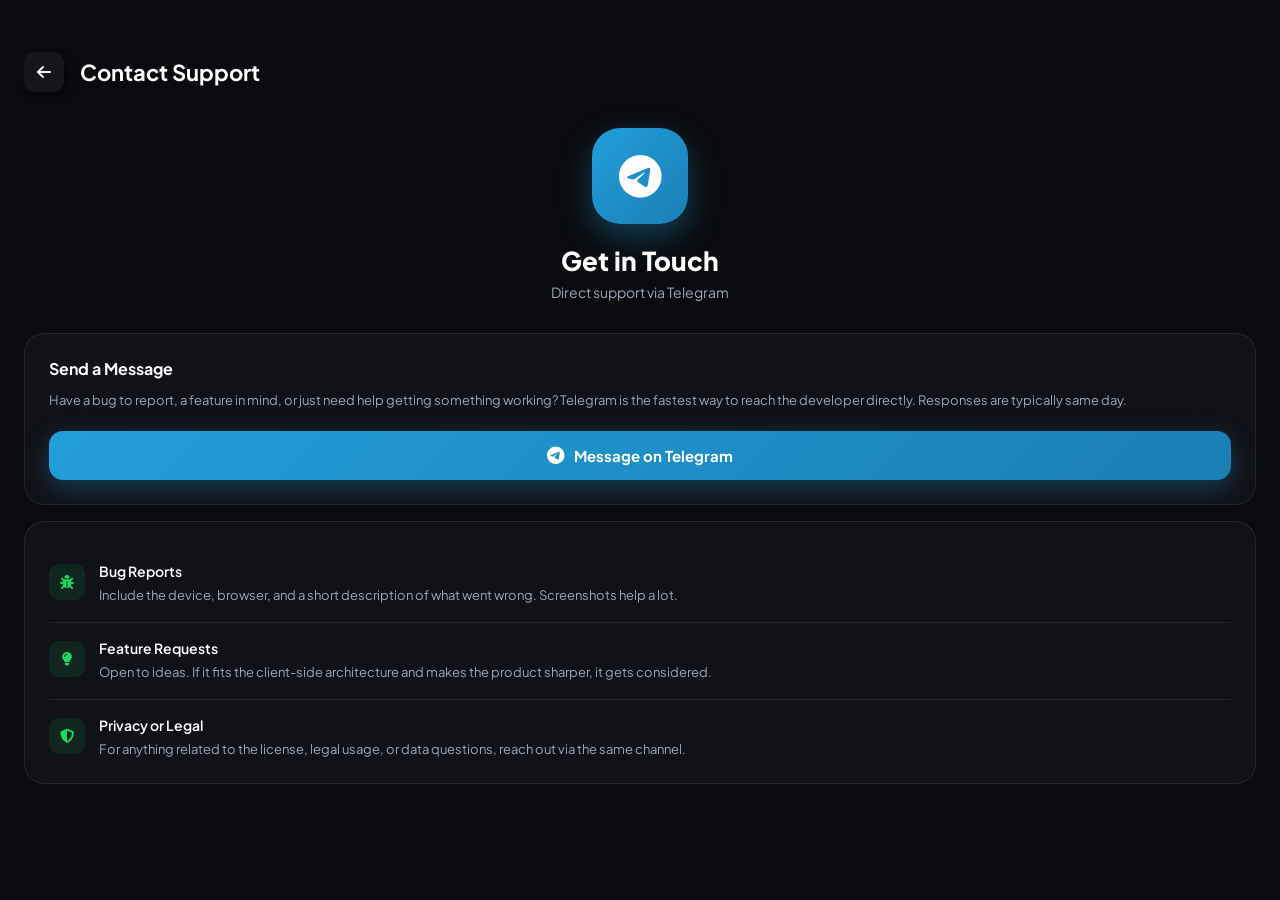
<file: contact (1).html>
<!DOCTYPE html>
<html lang="en">
<head>
    <meta charset="UTF-8">
    <meta name="viewport" content="width=device-width, initial-scale=1.0, maximum-scale=1.0, user-scalable=no">
    <title>Contact | Octave</title>
    <link rel="stylesheet" href="css/style.css">
    <link rel="stylesheet" href="https://cdnjs.cloudflare.com/ajax/libs/font-awesome/6.5.0/css/all.min.css">
    <link rel="preconnect" href="https://fonts.googleapis.com">
    <link rel="preconnect" href="https://fonts.gstatic.com" crossorigin>
    <link href="https://fonts.googleapis.com/css2?family=Plus+Jakarta+Sans:wght@400;500;600;700;800&display=swap" rel="stylesheet">
    <style>
        .contact-page-wrap {
            min-height: 100dvh;
            background: var(--bg-deep);
            overflow-y: auto;
            -webkit-overflow-scrolling: touch;
        }
        .contact-inner {
            padding: 0 24px calc(env(safe-area-inset-bottom, 0px) + 60px) 24px;
        }
        .contact-header {
            display: flex;
            align-items: center;
            gap: 16px;
            padding-top: 52px;
            padding-bottom: 36px;
        }
        .contact-header .icon-btn {
            width: 40px;
            height: 40px;
            background: var(--bg-surface);
            border-radius: 10px;
            display: flex;
            align-items: center;
            justify-content: center;
            font-size: 16px;
            flex-shrink: 0;
            box-shadow: var(--shadow-soft);
        }
        .contact-header h1 {
            font-size: 22px;
            font-weight: 700;
        }
        .contact-hero {
            text-align: center;
            margin-bottom: 32px;
        }
        .contact-avatar {
            width: 96px;
            height: 96px;
            background: linear-gradient(135deg, #229ED9 0%, #1A7FB5 100%);
            border-radius: 28px;
            display: flex;
            align-items: center;
            justify-content: center;
            font-size: 44px;
            color: #fff;
            margin: 0 auto 20px;
            box-shadow: 0 12px 32px rgba(34, 158, 217, 0.35);
        }
        .contact-hero h2 {
            font-size: 26px;
            font-weight: 800;
            margin-bottom: 6px;
        }
        .contact-hero p {
            color: var(--text-secondary);
            font-size: 14px;
        }
        .contact-card {
            background: var(--glass-bg);
            backdrop-filter: blur(16px);
            -webkit-backdrop-filter: blur(16px);
            border: 1px solid var(--glass-border);
            border-radius: 20px;
            padding: 24px;
            margin-bottom: 16px;
        }
        .contact-card h3 {
            font-size: 16px;
            font-weight: 700;
            margin-bottom: 10px;
            color: var(--text-primary);
        }
        .contact-card p {
            color: var(--text-secondary);
            font-size: 13px;
            line-height: 1.7;
            margin-bottom: 20px;
        }
        .telegram-btn {
            display: flex;
            align-items: center;
            justify-content: center;
            gap: 10px;
            width: 100%;
            padding: 15px;
            background: linear-gradient(135deg, #229ED9 0%, #1A7FB5 100%);
            color: #fff;
            text-decoration: none;
            border-radius: 14px;
            font-size: 15px;
            font-weight: 700;
            font-family: 'Plus Jakarta Sans', sans-serif;
            box-shadow: 0 8px 24px rgba(34, 158, 217, 0.3);
            transition: opacity 0.2s;
        }
        .telegram-btn:active {
            opacity: 0.85;
        }
        .info-row {
            display: flex;
            align-items: flex-start;
            gap: 14px;
            padding: 16px 0;
            border-bottom: 1px solid var(--glass-border);
        }
        .info-row:last-child {
            border-bottom: none;
            padding-bottom: 0;
        }
        .info-icon {
            width: 36px;
            height: 36px;
            background: rgba(30, 215, 96, 0.1);
            border-radius: 10px;
            display: flex;
            align-items: center;
            justify-content: center;
            font-size: 14px;
            color: var(--accent);
            flex-shrink: 0;
            margin-top: 2px;
        }
        .info-text strong {
            display: block;
            font-size: 14px;
            font-weight: 600;
            color: var(--text-primary);
            margin-bottom: 3px;
        }
        .info-text span {
            font-size: 13px;
            color: var(--text-secondary);
            line-height: 1.6;
        }
    </style>
</head>
<body style="margin: 0; overflow: hidden;">
    <div class="contact-page-wrap">
        <div class="contact-inner">

            <div class="contact-header">
                <a href="index.html" class="icon-btn" style="text-decoration: none; color: var(--text-primary);">
                    <i class="fa-solid fa-arrow-left"></i>
                </a>
                <h1>Contact Support</h1>
            </div>

            <div class="contact-hero">
                <div class="contact-avatar">
                    <i class="fa-brands fa-telegram"></i>
                </div>
                <h2>Get in Touch</h2>
                <p>Direct support via Telegram</p>
            </div>

            <div class="contact-card">
                <h3>Send a Message</h3>
                <p>Have a bug to report, a feature in mind, or just need help getting something working? Telegram is the fastest way to reach the developer directly. Responses are typically same day.</p>
                <a href="https://t.me/ucvezw" target="_blank" class="telegram-btn">
                    <i class="fa-brands fa-telegram" style="font-size: 18px;"></i>
                    Message on Telegram
                </a>
            </div>

            <div class="contact-card">
                <div class="info-row">
                    <div class="info-icon"><i class="fa-solid fa-bug"></i></div>
                    <div class="info-text">
                        <strong>Bug Reports</strong>
                        <span>Include the device, browser, and a short description of what went wrong. Screenshots help a lot.</span>
                    </div>
                </div>
                <div class="info-row">
                    <div class="info-icon"><i class="fa-solid fa-lightbulb"></i></div>
                    <div class="info-text">
                        <strong>Feature Requests</strong>
                        <span>Open to ideas. If it fits the client-side architecture and makes the product sharper, it gets considered.</span>
                    </div>
                </div>
                <div class="info-row">
                    <div class="info-icon"><i class="fa-solid fa-shield-halved"></i></div>
                    <div class="info-text">
                        <strong>Privacy or Legal</strong>
                        <span>For anything related to the license, legal usage, or data questions, reach out via the same channel.</span>
                    </div>
                </div>
            </div>

        </div>
    </div>
</body>
</html>
</file>
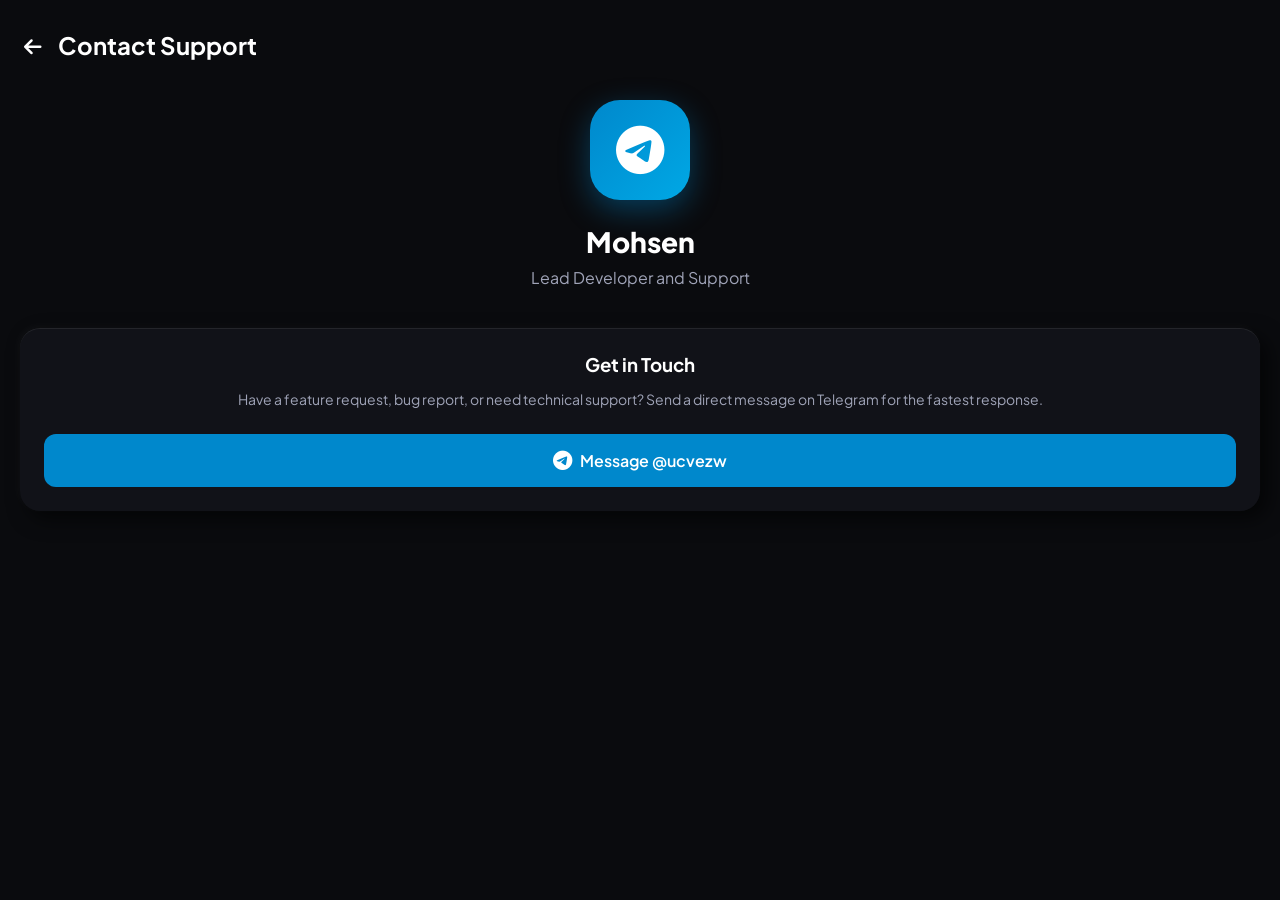
<file: contact.html>
<!DOCTYPE html>
<html lang="en">
<head>
    <meta charset="UTF-8">
    <meta name="viewport" content="width=device-width, initial-scale=1.0, maximum-scale=1.0, user-scalable=no">
    <title>Contact | Octave</title>
    <link rel="stylesheet" href="css/style.css">
    <link rel="stylesheet" href="https://cdnjs.cloudflare.com/ajax/libs/font-awesome/6.5.0/css/all.min.css">
    <link rel="preconnect" href="https://fonts.googleapis.com">
    <link rel="preconnect" href="https://fonts.gstatic.com" crossorigin>
    <link href="https://fonts.googleapis.com/css2?family=Plus+Jakarta+Sans:wght@400;500;600;700;800&display=swap" rel="stylesheet">
</head>
<body style="overflow-y: auto; overflow-x: hidden;">
    <div class="mobile-app" style="display: block; padding: 20px 20px 180px 20px; box-sizing: border-box; width: 100%; min-height: 100vh;">
        
        <div style="display: flex; align-items: center; gap: 16px; margin-bottom: 40px; margin-top: 10px; padding-left: 4px;">
            <a href="index.html" class="icon-btn" style="text-decoration: none;"><i class="fa-solid fa-arrow-left"></i></a>
            <h1 style="font-size: 24px; font-weight: 700;">Contact Support</h1>
        </div>

        <div style="text-align: center; margin-bottom: 40px;">
            <div style="width: 100px; height: 100px; background: linear-gradient(135deg, #0088cc 0%, #00a8e5 100%); border-radius: 30px; display: flex; align-items: center; justify-content: center; font-size: 50px; color: #fff; margin: 0 auto 24px; box-shadow: 0 10px 30px rgba(0, 136, 204, 0.4);">
                <i class="fa-brands fa-telegram"></i>
            </div>
            <h2 style="font-size: 28px; font-weight: 800; margin-bottom: 8px;">Mohsen</h2>
            <p style="color: var(--text-secondary); font-size: 16px;">Lead Developer and Support</p>
        </div>

        <div class="glass-panel shadow-heavy" style="padding: 24px; border-radius: 20px; text-align: center;">
            <h3 style="margin-bottom: 12px;">Get in Touch</h3>
            <p style="color: var(--text-secondary); font-size: 14px; margin-bottom: 24px; line-height: 1.6;">Have a feature request, bug report, or need technical support? Send a direct message on Telegram for the fastest response.</p>
            
            <a href="https://t.me/ucvezw" target="_blank" class="btn-primary" style="display: flex; align-items: center; justify-content: center; width: 100%; background: #0088cc; color: #ffffff; text-decoration: none; padding: 16px; font-size: 16px; border-radius: 12px; font-weight: 600;">
                <i class="fa-brands fa-telegram" style="margin-right: 8px; font-size: 20px;"></i> Message @ucvezw
            </a>
        </div>
        
        <div style="height: 100px; width: 100%;"></div>
    </div>
</body>
</html>
</file>
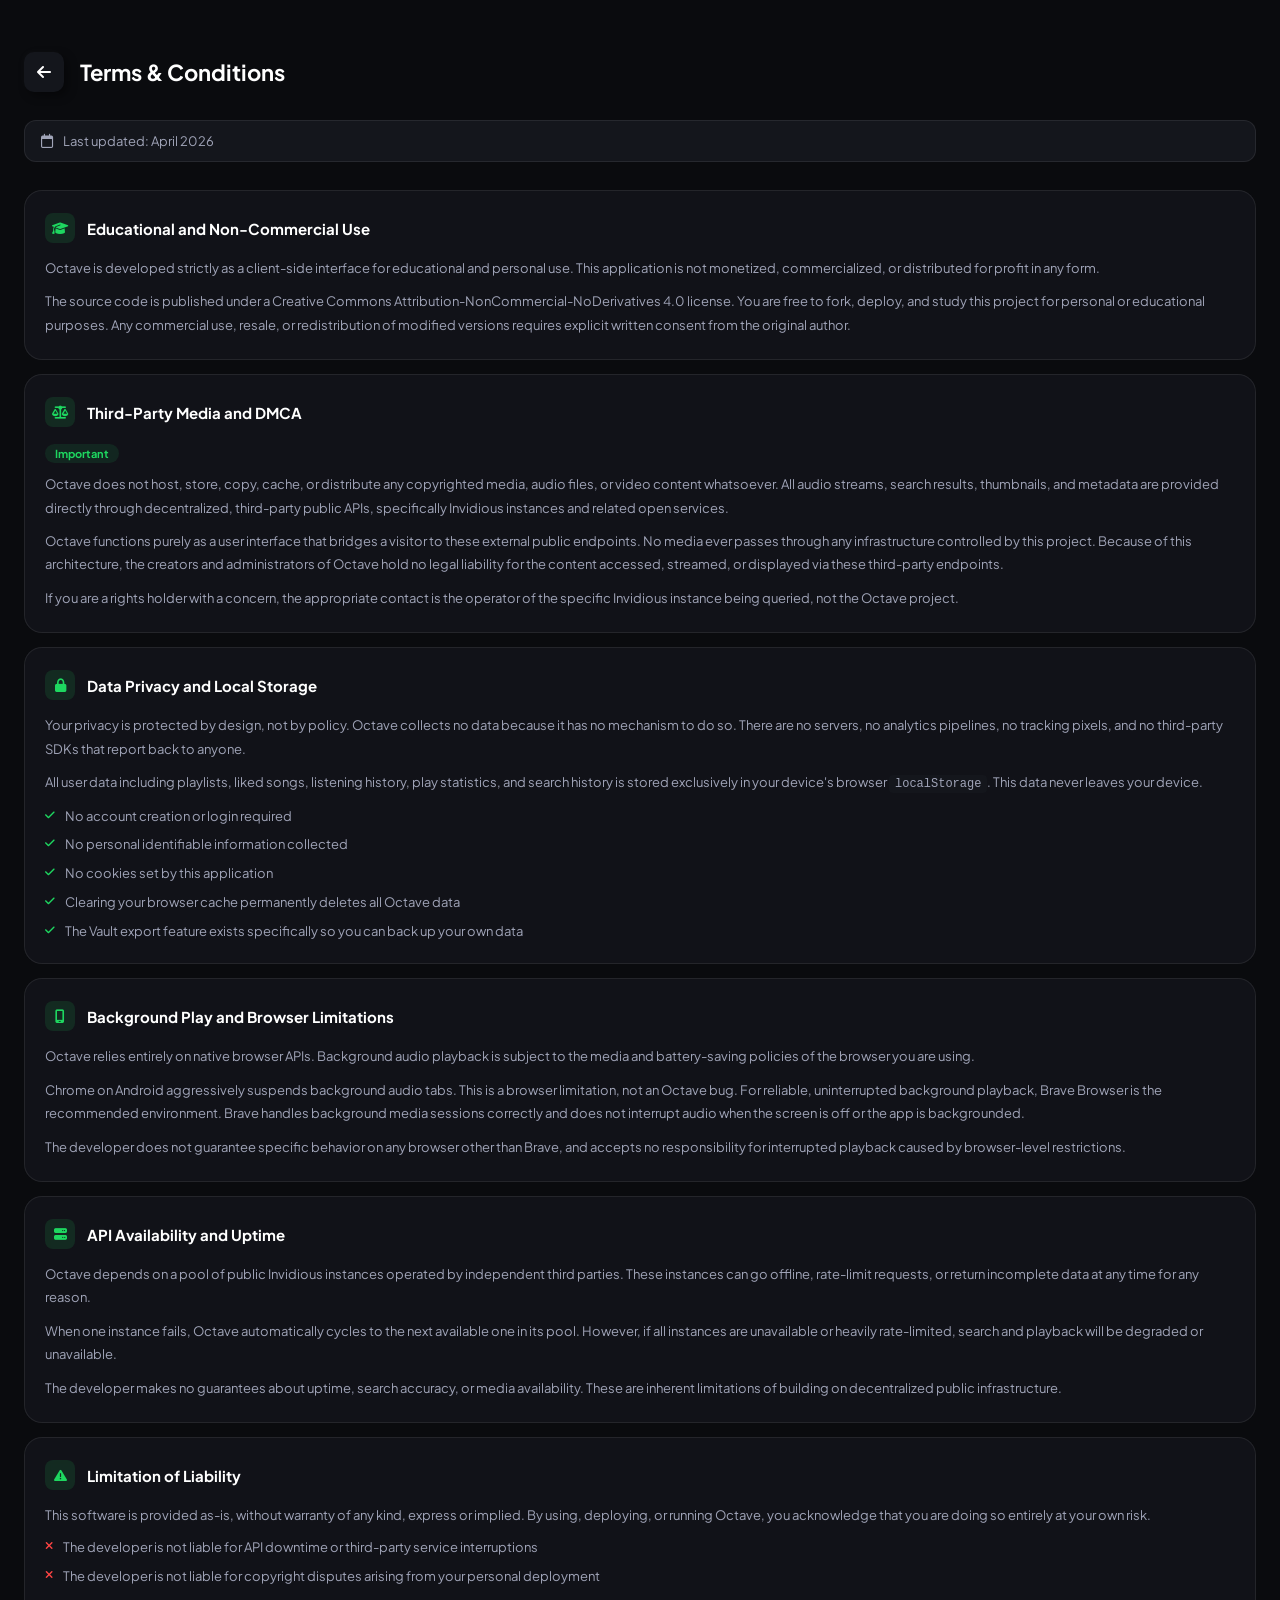
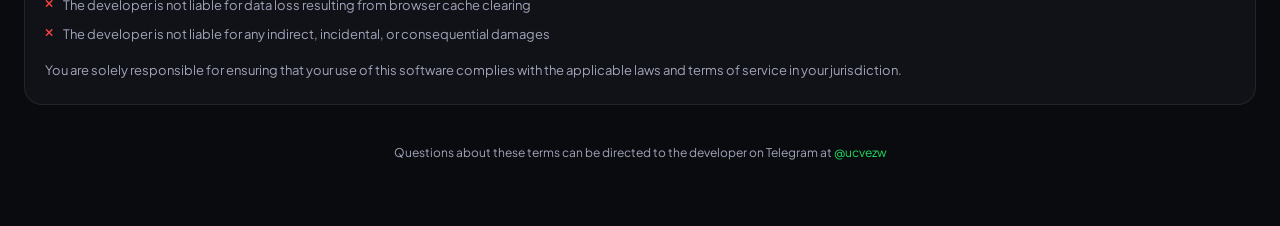
<file: terms.html>
<!DOCTYPE html>
<html lang="en">
<head>
    <meta charset="UTF-8">
    <meta name="viewport" content="width=device-width, initial-scale=1.0, maximum-scale=1.0, user-scalable=no">
    <title>Terms &amp; Conditions | Octave</title>
    <link rel="stylesheet" href="css/style.css">
    <link rel="stylesheet" href="https://cdnjs.cloudflare.com/ajax/libs/font-awesome/6.5.0/css/all.min.css">
    <link rel="preconnect" href="https://fonts.googleapis.com">
    <link rel="preconnect" href="https://fonts.gstatic.com" crossorigin>
    <link href="https://fonts.googleapis.com/css2?family=Plus+Jakarta+Sans:wght@400;500;600;700;800&display=swap" rel="stylesheet">
    <style>
        .terms-page-wrap {
            min-height: 100dvh;
            background: var(--bg-deep);
            overflow-y: auto;
            -webkit-overflow-scrolling: touch;
        }
        .terms-inner {
            padding: 0 24px calc(env(safe-area-inset-bottom, 0px) + 60px) 24px;
        }
        .terms-header {
            display: flex;
            align-items: center;
            gap: 16px;
            padding-top: 52px;
            padding-bottom: 28px;
        }
        .terms-header .icon-btn {
            width: 40px;
            height: 40px;
            background: var(--bg-surface);
            border-radius: 10px;
            display: flex;
            align-items: center;
            justify-content: center;
            font-size: 16px;
            flex-shrink: 0;
            box-shadow: var(--shadow-soft);
            color: var(--text-primary);
            text-decoration: none;
        }
        .terms-header h1 {
            font-size: 22px;
            font-weight: 700;
        }
        .terms-meta {
            display: flex;
            align-items: center;
            gap: 10px;
            margin-bottom: 28px;
            padding: 12px 16px;
            background: var(--bg-surface);
            border-radius: 12px;
            border: 1px solid var(--glass-border);
        }
        .terms-meta i {
            color: var(--text-secondary);
            font-size: 14px;
        }
        .terms-meta span {
            color: var(--text-secondary);
            font-size: 13px;
        }
        .terms-section {
            background: var(--glass-bg);
            backdrop-filter: blur(16px);
            -webkit-backdrop-filter: blur(16px);
            border: 1px solid var(--glass-border);
            border-radius: 18px;
            padding: 22px 20px;
            margin-bottom: 14px;
        }
        .terms-section-header {
            display: flex;
            align-items: center;
            gap: 12px;
            margin-bottom: 14px;
        }
        .section-num {
            width: 30px;
            height: 30px;
            background: rgba(30, 215, 96, 0.12);
            border-radius: 8px;
            display: flex;
            align-items: center;
            justify-content: center;
            font-size: 12px;
            font-weight: 800;
            color: var(--accent);
            flex-shrink: 0;
        }
        .section-icon {
            width: 30px;
            height: 30px;
            background: rgba(30, 215, 96, 0.12);
            border-radius: 8px;
            display: flex;
            align-items: center;
            justify-content: center;
            font-size: 13px;
            color: var(--accent);
            flex-shrink: 0;
        }
        .terms-section h3 {
            font-size: 15px;
            font-weight: 700;
            color: var(--text-primary);
        }
        .terms-section p {
            font-size: 13px;
            color: var(--text-secondary);
            line-height: 1.8;
        }
        .terms-section p + p {
            margin-top: 10px;
        }
        .highlight-pill {
            display: inline-block;
            background: rgba(30, 215, 96, 0.1);
            color: var(--accent);
            font-size: 11px;
            font-weight: 700;
            padding: 3px 10px;
            border-radius: 20px;
            margin-bottom: 10px;
        }
        .bullet-list {
            list-style: none;
            padding: 0;
            margin: 10px 0 0 0;
            display: flex;
            flex-direction: column;
            gap: 8px;
        }
        .bullet-list li {
            display: flex;
            align-items: flex-start;
            gap: 10px;
            font-size: 13px;
            color: var(--text-secondary);
            line-height: 1.6;
        }
        .bullet-list li i {
            font-size: 11px;
            color: var(--accent);
            margin-top: 4px;
            flex-shrink: 0;
        }
        .terms-footer {
            text-align: center;
            padding: 24px 0 4px;
        }
        .terms-footer p {
            font-size: 12px;
            color: var(--text-secondary);
            line-height: 1.7;
        }
        .terms-footer a {
            color: var(--accent);
            text-decoration: none;
        }
    </style>
</head>
<body style="margin: 0; overflow: hidden;">
    <div class="terms-page-wrap">
        <div class="terms-inner">

            <div class="terms-header">
                <a href="index.html" class="icon-btn">
                    <i class="fa-solid fa-arrow-left"></i>
                </a>
                <h1>Terms &amp; Conditions</h1>
            </div>

            <div class="terms-meta">
                <i class="fa-regular fa-calendar"></i>
                <span>Last updated: April 2026</span>
            </div>

            <div class="terms-section">
                <div class="terms-section-header">
                    <div class="section-icon"><i class="fa-solid fa-graduation-cap"></i></div>
                    <h3>Educational and Non-Commercial Use</h3>
                </div>
                <p>Octave is developed strictly as a client-side interface for educational and personal use. This application is not monetized, commercialized, or distributed for profit in any form.</p>
                <p>The source code is published under a Creative Commons Attribution-NonCommercial-NoDerivatives 4.0 license. You are free to fork, deploy, and study this project for personal or educational purposes. Any commercial use, resale, or redistribution of modified versions requires explicit written consent from the original author.</p>
            </div>

            <div class="terms-section">
                <div class="terms-section-header">
                    <div class="section-icon"><i class="fa-solid fa-scale-balanced"></i></div>
                    <h3>Third-Party Media and DMCA</h3>
                </div>
                <span class="highlight-pill">Important</span>
                <p>Octave does not host, store, copy, cache, or distribute any copyrighted media, audio files, or video content whatsoever. All audio streams, search results, thumbnails, and metadata are provided directly through decentralized, third-party public APIs, specifically Invidious instances and related open services.</p>
                <p>Octave functions purely as a user interface that bridges a visitor to these external public endpoints. No media ever passes through any infrastructure controlled by this project. Because of this architecture, the creators and administrators of Octave hold no legal liability for the content accessed, streamed, or displayed via these third-party endpoints.</p>
                <p>If you are a rights holder with a concern, the appropriate contact is the operator of the specific Invidious instance being queried, not the Octave project.</p>
            </div>

            <div class="terms-section">
                <div class="terms-section-header">
                    <div class="section-icon"><i class="fa-solid fa-lock"></i></div>
                    <h3>Data Privacy and Local Storage</h3>
                </div>
                <p>Your privacy is protected by design, not by policy. Octave collects no data because it has no mechanism to do so. There are no servers, no analytics pipelines, no tracking pixels, and no third-party SDKs that report back to anyone.</p>
                <p>All user data including playlists, liked songs, listening history, play statistics, and search history is stored exclusively in your device's browser <code style="background: var(--bg-surface); padding: 2px 6px; border-radius: 4px; font-size: 12px;">localStorage</code>. This data never leaves your device.</p>
                <ul class="bullet-list">
                    <li><i class="fa-solid fa-check"></i> No account creation or login required</li>
                    <li><i class="fa-solid fa-check"></i> No personal identifiable information collected</li>
                    <li><i class="fa-solid fa-check"></i> No cookies set by this application</li>
                    <li><i class="fa-solid fa-check"></i> Clearing your browser cache permanently deletes all Octave data</li>
                    <li><i class="fa-solid fa-check"></i> The Vault export feature exists specifically so you can back up your own data</li>
                </ul>
            </div>

            <div class="terms-section">
                <div class="terms-section-header">
                    <div class="section-icon"><i class="fa-solid fa-mobile-screen"></i></div>
                    <h3>Background Play and Browser Limitations</h3>
                </div>
                <p>Octave relies entirely on native browser APIs. Background audio playback is subject to the media and battery-saving policies of the browser you are using.</p>
                <p>Chrome on Android aggressively suspends background audio tabs. This is a browser limitation, not an Octave bug. For reliable, uninterrupted background playback, Brave Browser is the recommended environment. Brave handles background media sessions correctly and does not interrupt audio when the screen is off or the app is backgrounded.</p>
                <p>The developer does not guarantee specific behavior on any browser other than Brave, and accepts no responsibility for interrupted playback caused by browser-level restrictions.</p>
            </div>

            <div class="terms-section">
                <div class="terms-section-header">
                    <div class="section-icon"><i class="fa-solid fa-server"></i></div>
                    <h3>API Availability and Uptime</h3>
                </div>
                <p>Octave depends on a pool of public Invidious instances operated by independent third parties. These instances can go offline, rate-limit requests, or return incomplete data at any time for any reason.</p>
                <p>When one instance fails, Octave automatically cycles to the next available one in its pool. However, if all instances are unavailable or heavily rate-limited, search and playback will be degraded or unavailable.</p>
                <p>The developer makes no guarantees about uptime, search accuracy, or media availability. These are inherent limitations of building on decentralized public infrastructure.</p>
            </div>

            <div class="terms-section">
                <div class="terms-section-header">
                    <div class="section-icon"><i class="fa-solid fa-triangle-exclamation"></i></div>
                    <h3>Limitation of Liability</h3>
                </div>
                <p>This software is provided as-is, without warranty of any kind, express or implied. By using, deploying, or running Octave, you acknowledge that you are doing so entirely at your own risk.</p>
                <ul class="bullet-list">
                    <li><i class="fa-solid fa-xmark" style="color: #ff4444;"></i> The developer is not liable for API downtime or third-party service interruptions</li>
                    <li><i class="fa-solid fa-xmark" style="color: #ff4444;"></i> The developer is not liable for copyright disputes arising from your personal deployment</li>
                    <li><i class="fa-solid fa-xmark" style="color: #ff4444;"></i> The developer is not liable for data loss resulting from browser cache clearing</li>
                    <li><i class="fa-solid fa-xmark" style="color: #ff4444;"></i> The developer is not liable for any indirect, incidental, or consequential damages</li>
                </ul>
                <p style="margin-top: 14px;">You are solely responsible for ensuring that your use of this software complies with the applicable laws and terms of service in your jurisdiction.</p>
            </div>

            <div class="terms-footer">
                <p>Questions about these terms can be directed to the developer on Telegram at <a href="https://t.me/ucvezw">@ucvezw</a></p>
            </div>

        </div>
    </div>
</body>
</html>
</file>
<file: css/style.css>
@import url('https://fonts.googleapis.com/css2?family=Bebas+Neue&family=Dancing+Script:wght@700&family=Inter:wght@400;700&family=Kanit:wght@300;800&family=Lora:ital@1&family=Montserrat:wght@800&family=Oswald:wght@500&family=Playfair+Display:ital,wght@1,700&family=Plus+Jakarta+Sans:wght@400;500;600;700;800&family=Roboto+Mono:wght@500&display=swap');

:root {
    /* Premium Dark Palette */
    --bg-deep: #0a0b0e;
    --bg-surface: #14161c;
    --accent: #1ed760; /* Octave Green */
    --text-primary: #ffffff;
    --text-secondary: #a0a4b8;
    
    /* Glassmorphism */
    --glass-bg: rgba(20, 22, 28, 0.75);
    --glass-border: rgba(255, 255, 255, 0.08);
    
    /* Heavy Duty Shadows */
    --shadow-soft: 4px 4px 10px rgba(0, 0, 0, 0.4), -2px -2px 6px rgba(255, 255, 255, 0.02);
    --shadow-heavy: 8px 8px 20px rgba(0, 0, 0, 0.6), -2px -2px 8px rgba(255, 255, 255, 0.03);
}

* {
    box-sizing: border-box;
    margin: 0;
    padding: 0;
    -webkit-tap-highlight-color: transparent;
}

body {
    font-family: 'Plus Jakarta Sans', sans-serif;
    background-color: var(--bg-deep);
    color: var(--text-primary);
    overflow: hidden; /* Lock body */
    height: 100dvh; /* Mobile viewport height fix */
}

/* Base App Structure */
.mobile-app {
    position: relative;
    height: 100%;
    width: 100%;
    display: flex;
    flex-direction: column;
}

/* Scroll Utilities (Hidden scrollbars for clean mobile UI) */
.scroll-y { overflow-y: auto; overflow-x: hidden; }
.scroll-x { overflow-x: auto; overflow-y: hidden; white-space: nowrap; }
.scroll-y::-webkit-scrollbar, .scroll-x::-webkit-scrollbar { display: none; }
.scroll-y, .scroll-x { -ms-overflow-style: none; scrollbar-width: none; }

.main-content {
    flex: 1;
    padding-bottom: 20px;
}

.bottom-spacer {
    height: 160px; /* Space for mini-player and bottom nav */
}

/* --- HEADER & CHIPS --- */
.app-header {
    padding: 40px 20px 20px 20px;
    background: linear-gradient(to bottom, rgba(30, 215, 96, 0.15) 0%, var(--bg-deep) 100%);
}

.greeting {
    display: flex;
    justify-content: space-between;
    align-items: center;
    margin-bottom: 24px;
}

.greeting h1 {
    font-size: 24px;
    font-weight: 700;
    letter-spacing: -0.5px;
}

.header-actions {
    display: flex;
    gap: 16px;
}

.icon-btn {
    background: transparent;
    border: none;
    color: var(--text-primary);
    font-size: 20px;
    cursor: pointer;
}

.filter-chips {
    display: flex;
    gap: 10px;
    padding-bottom: 5px;
}

.chip {
    background: var(--bg-surface);
    color: var(--text-primary);
    padding: 8px 16px;
    border-radius: 20px;
    font-size: 13px;
    font-weight: 500;
    box-shadow: var(--shadow-soft);
    border: 1px solid rgba(255,255,255,0.02);
}

.chip.active {
    background: var(--accent);
    color: var(--bg-deep);
    font-weight: 600;
}

/* --- SECTIONS & CARDS --- */
.content-section {
    padding: 24px 0 0 20px;
}

.section-title {
    font-size: 20px;
    font-weight: 700;
    margin-bottom: 16px;
}

/* Horizontal Scrolling Cards */
.horizontal-scroll {
    display: flex;
    gap: 16px;
    padding-right: 20px;
}

.square-card {
    width: 140px;
    display: flex;
    flex-direction: column;
    gap: 10px;
}

.card-art {
    width: 140px;
    height: 140px;
    background: #2a2d36;
    border-radius: 12px;
}

.shadow-heavy {
    box-shadow: var(--shadow-heavy);
}

.card-title {
    font-size: 13px;
    font-weight: 600;
    color: var(--text-secondary);
    text-overflow: ellipsis;
    overflow: hidden;
}

/* Vertical Lists */
.vertical-list {
    display: flex;
    flex-direction: column;
    gap: 16px;
    padding-right: 20px;
}

.list-item {
    display: flex;
    align-items: center;
    gap: 14px;
}

.list-art {
    width: 65px;
    height: 65px;
    background: #2a2d36;
    border-radius: 8px;
    flex-shrink: 0;
}

.list-info {
    flex: 1;
    min-width: 0;
}

.list-title {
    font-size: 15px;
    font-weight: 600;
    margin-bottom: 4px;
    white-space: nowrap;
    overflow: hidden;
    text-overflow: ellipsis;
}

.list-subtitle {
    font-size: 13px;
    color: var(--text-secondary);
    white-space: nowrap;
    overflow: hidden;
    text-overflow: ellipsis;
}

/* --- GLASSMORPHISM COMPONENTS --- */
.glass-panel {
    background: var(--glass-bg);
    backdrop-filter: blur(16px);
    -webkit-backdrop-filter: blur(16px);
    border-top: 1px solid var(--glass-border);
}

/* Floating Mini Player */
.mini-player {
    position: fixed;
    bottom: 70px; /* Sits right above nav */
    left: 8px;
    right: 8px;
    border-radius: 12px;
    overflow: hidden;
    z-index: 100;
    box-shadow: 0 10px 30px rgba(0,0,0,0.5);
    border: 1px solid var(--glass-border);
}

.progress-bar-mini {
    height: 2px;
    background: var(--text-primary);
    position: absolute;
    top: 0; left: 0;
    border-radius: 2px;
}

.mini-inner {
    display: flex;
    align-items: center;
    padding: 8px 12px;
    gap: 12px;
}

.mini-art {
    width: 40px;
    height: 40px;
    border-radius: 6px;
    background: #444;
    box-shadow: var(--shadow-soft);
}

.mini-info {
    flex: 1;
    min-width: 0;
}

.mini-title {
    font-size: 13px;
    font-weight: 700;
    white-space: nowrap;
    overflow: hidden;
    text-overflow: ellipsis;
}

.mini-artist {
    font-size: 12px;
    color: var(--accent);
}

.mini-controls {
    display: flex;
    align-items: center;
    gap: 16px;
}

.mini-controls .icon-btn {
    font-size: 18px;
    color: var(--text-primary);
}

/* Bottom Navigation Bar */
.bottom-nav {
    position: fixed;
    bottom: 0;
    left: 0;
    width: 100%;
    height: 65px;
    display: flex;
    justify-content: space-around;
    align-items: center;
    z-index: 90;
    padding-bottom: 5px; /* Safe area adjustment */
}

.nav-item {
    display: flex;
    flex-direction: column;
    align-items: center;
    gap: 4px;
    color: var(--text-secondary);
    cursor: pointer;
    width: 60px;
}

.nav-item i {
    font-size: 20px;
    transition: transform 0.2s;
}

.nav-item span {
    font-size: 10px;
    font-weight: 500;
}

.nav-item.active {
    color: var(--text-primary);
}

.nav-item.active i {
    transform: scale(1.1);
}

/* --- DYNAMIC VIEWS (SEARCH & LIBRARY) --- */
.search-header { 
    padding: 40px 20px 20px 20px; 
    background: var(--bg-deep); 
}

.search-title { 
    font-size: 24px; 
    font-weight: 700; 
    margin-bottom: 16px; 
}

.search-input-wrap { 
    position: relative; 
}

.search-input-wrap i { 
    position: absolute; 
    left: 16px; 
    top: 50%; 
    transform: translateY(-50%); 
    color: var(--text-secondary); 
}

.search-box { 
    width: 100%; 
    background: var(--bg-surface); 
    border: 1px solid var(--glass-border); 
    padding: 14px 14px 14px 44px; 
    border-radius: 8px; 
    color: var(--text-primary); 
    font-family: inherit; 
    font-size: 14px; 
    box-shadow: var(--shadow-soft); 
    outline: none; 
}

.search-box:focus { 
    border-color: var(--accent); 
}

.search-results { 
    padding: 20px; 
    display: flex; 
    flex-direction: column; 
    gap: 12px; 
}

.result-item { 
    display: flex; 
    align-items: center; 
    gap: 14px; 
    padding: 12px; 
    background: var(--bg-surface); 
    border-radius: 8px; 
    box-shadow: var(--shadow-soft); 
    cursor: pointer; 
    transition: background 0.2s; 
}

.result-item:active { 
    background: var(--bg-deep); 
}

.result-thumb { 
    width: 50px; 
    height: 50px; 
    border-radius: 6px; 
    background: #2a2d36; 
    object-fit: cover; 
}

.result-info { 
    flex: 1; 
    min-width: 0; 
}

.result-title { 
    font-size: 14px; 
    font-weight: 600; 
    white-space: nowrap; 
    overflow: hidden; 
    text-overflow: ellipsis; 
    margin-bottom: 4px; 
}

.result-artist { 
    font-size: 12px; 
    color: var(--text-secondary); 
}

.spinner { 
    border: 3px solid rgba(255,255,255,0.1); 
    border-top-color: var(--accent); 
    border-radius: 50%; 
    width: 24px; 
    height: 24px; 
    animation: spin 1s linear infinite; 
    margin: 20px auto; 
}

@keyframes spin { 
    to { transform: rotate(360deg); } 
}

/* --- PERFECTLY FITTING FULL PLAYER (SPOTIFY STYLE) --- */
.full-player-overlay {
    position: fixed;
    top: 100dvh; /* Dynamic Viewport Height prevents mobile UI cutoff */
    left: 0;
    width: 100vw;
    height: 100dvh;
    background: linear-gradient(180deg, #1e2128 0%, var(--bg-deep) 100%);
    z-index: 1000;
    display: flex;
    flex-direction: column;
    padding: 20px;
    padding-bottom: max(20px, env(safe-area-inset-bottom)); /* Safe zone */
    box-sizing: border-box;
    overflow: hidden; /* Hard lock to exactly 1 screen */
    transition: top 0.35s cubic-bezier(0.2, 0.8, 0.2, 1);
    touch-action: none; /* Prevents address bar bouncing and scrolling */
}

.full-player-overlay.active {
    top: 0;
}

.fp-header {
    flex: 0 0 auto;
    display: flex;
    justify-content: space-between;
    align-items: center;
    padding-top: 10px;
    margin-bottom: 20px;
}

.fp-header-title {
    font-size: 12px;
    font-weight: 700;
    letter-spacing: 1px;
    text-transform: uppercase;
    color: var(--text-secondary);
}

.fp-art-container {
    flex: 1 1 auto; 
    min-height: 0; 
    display: flex;
    align-items: center;
    justify-content: center;
    margin-bottom: 30px;
}

#fp-art {
    height: auto;
    max-height: 100%;
    max-width: 100%;
    aspect-ratio: 1/1; 
    object-fit: contain; /* Keeps image sharp and correctly sized */
    border-radius: 12px;
    box-shadow: 0 20px 40px rgba(0,0,0,0.6);
    display: none;
}

.fp-info-row {
    flex: 0 0 auto;
    display: flex;
    justify-content: space-between;
    align-items: center;
    margin-bottom: 20px;
}

.fp-meta {
    flex: 1;
    min-width: 0;
    padding-right: 16px;
}

#fp-title {
    font-size: 22px;
    font-weight: 800;
    margin-bottom: 4px;
    white-space: nowrap;
    overflow: hidden;
    text-overflow: ellipsis;
}

#fp-artist {
    font-size: 16px;
    color: var(--text-secondary);
}

/* Balanced action buttons */
.fp-actions-grid {
    flex: 0 0 auto;
    display: flex;
    justify-content: space-between;
    align-items: center;
    padding: 0;
    margin-bottom: 20px;
}

.fp-actions-grid .icon-btn {
    background: transparent;
    border: none;
    color: var(--text-secondary);
    font-size: 15px;
    font-family: 'Plus Jakarta Sans', sans-serif;
    font-weight: 600;
    display: flex;
    align-items: center;
    gap: 8px;
    padding: 8px 12px;
    cursor: pointer;
    transition: color 0.2s;
}

.fp-actions-grid .icon-btn i {
    font-size: 18px;
}

.fp-actions-grid .icon-btn:active {
    color: var(--text-primary);
}

.fp-progress-section {
    flex: 0 0 auto;
    margin-bottom: 20px;
}

.fp-progress-bar {
    width: 100%;
    height: 4px;
    background: rgba(255,255,255,0.25); /* Made brighter to fix missing line */
    border-radius: 2px;
    margin-bottom: 12px;
    cursor: pointer;
    position: relative;
}

/* Invisible hit area for sliding fat fingers without hiding the line */
.fp-progress-bar::before {
    content: '';
    position: absolute;
    top: -15px;
    bottom: -15px;
    left: -10px;
    right: -10px;
}

.fp-progress-fill {
    height: 100%;
    background: var(--text-primary);
    border-radius: 2px;
    position: absolute;
    top: 0;
    left: 0;
    transition: width 0.1s linear;
    pointer-events: none; /* So it doesn't block the hit area */
}

.fp-progress-fill::after {
    content: '';
    position: absolute;
    right: -6px;
    top: -4px;
    width: 12px;
    height: 12px;
    background: var(--text-primary);
    border-radius: 50%;
    box-shadow: 0 0 10px rgba(255,255,255,0.5);
}

.fp-time-row {
    display: flex;
    justify-content: space-between;
    font-size: 12px;
    color: var(--text-secondary);
    font-weight: 500;
}

.fp-controls {
    flex: 0 0 auto;
    display: flex;
    justify-content: center; /* Centers everything */
    align-items: center;
    gap: 40px; /* Brings buttons closer to play/pause */
    padding: 0 20px;
    margin-bottom: 10px;
}

/* Increased Prev/Next buttons by 20% */
.fp-controls .icon-btn.sm {
    font-size: 24px; 
    padding: 10px;
}

.play-btn-huge {
    width: 64px;
    height: 64px;
    border-radius: 50%;
    background: var(--accent);
    color: var(--bg-deep);
    border: none;
    font-size: 24px;
    display: flex;
    justify-content: center;
    align-items: center;
    box-shadow: 0 8px 24px rgba(30, 215, 96, 0.3);
}

/* --- MODALS & UI OVERLAYS --- */
.modal-overlay {
    position: fixed;
    top: 0; left: 0; width: 100%; height: 100%;
    background: rgba(10, 11, 14, 0.8);
    backdrop-filter: blur(5px);
    z-index: 2000;
    display: flex;
    align-items: center;
    justify-content: center;
    padding: 20px;
    opacity: 0;
    pointer-events: none;
    transition: opacity 0.3s ease;
}

.modal-overlay.active {
    opacity: 1;
    pointer-events: auto;
}

.modal-content {
    background: var(--bg-surface);
    width: 100%;
    max-width: 340px;
    border-radius: 20px;
    padding: 24px;
    border: 1px solid var(--glass-border);
    transform: translateY(20px);
    transition: transform 0.3s cubic-bezier(0.2, 0.8, 0.2, 1);
}

.modal-overlay.active .modal-content {
    transform: translateY(0);
}

.modal-actions {
    display: flex;
    gap: 12px;
}

.btn-primary, .btn-secondary {
    flex: 1;
    padding: 14px;
    border-radius: 12px;
    font-size: 14px;
    font-weight: 600;
    font-family: inherit;
    cursor: pointer;
    text-align: center;
    text-decoration: none;
    border: none;
    transition: all 0.2s;
}

.btn-primary {
    background: var(--accent);
    color: var(--bg-deep);
}

.btn-primary:active { background: #18ab4c; }

.btn-secondary {
    background: transparent;
    color: var(--text-primary);
    border: 1px solid var(--glass-border);
}

.btn-secondary:active { background: rgba(255,255,255,0.05); }

.modern-input {
    width: 100%;
    background: var(--bg-deep);
    border: 1px solid var(--glass-border);
    color: var(--text-primary);
    padding: 14px 16px;
    border-radius: 12px;
    font-family: inherit;
    font-size: 15px;
    outline: none;
}

.modern-input:focus {
    border-color: var(--accent);
}

/* --- HAMBURGER SIDE DRAWER --- */
.drawer-backdrop {
    position: fixed;
    top: 0; left: 0; width: 100%; height: 100%;
    background: rgba(0,0,0,0.6);
    z-index: 1500;
    opacity: 0;
    pointer-events: none;
    transition: opacity 0.3s ease;
}

.drawer-backdrop.active {
    opacity: 1;
    pointer-events: auto;
}

.side-drawer {
    position: fixed;
    top: 0; right: -300px;
    width: 280px;
    height: 100%;
    background: var(--bg-surface);
    z-index: 1501;
    box-shadow: -10px 0 30px rgba(0,0,0,0.5);
    transition: right 0.3s cubic-bezier(0.2, 0.8, 0.2, 1);
    display: flex;
    flex-direction: column;
}

.side-drawer.active {
    right: 0;
}

.drawer-header {
    padding: 30px 20px 20px;
    display: flex;
    justify-content: space-between;
    align-items: center;
    border-bottom: 1px solid var(--glass-border);
}

.drawer-header h2 { font-size: 20px; }

.drawer-links {
    padding: 20px;
    display: flex;
    flex-direction: column;
    gap: 8px;
}

.drawer-item {
    padding: 16px;
    border-radius: 12px;
    color: var(--text-primary);
    text-decoration: none;
    font-weight: 500;
    display: flex;
    align-items: center;
    gap: 16px;
    cursor: pointer;
    transition: background 0.2s;
}

.drawer-item i {
    font-size: 18px;
    color: var(--text-secondary);
    width: 20px;
    text-align: center;
}

.drawer-item:hover, .drawer-item:active {
    background: rgba(255,255,255,0.05);
}

/* --- Z-INDEX FIXES & OVERLAYS --- */
.drawer-backdrop { z-index: 3000 !important; }
.side-drawer { z-index: 3001 !important; }
.modal-overlay { z-index: 4000 !important; }

.track-opts-btn {
    background: transparent;
    border: none;
    color: var(--text-secondary);
    padding: 10px;
    font-size: 16px;
    cursor: pointer;
}

.empty-state-text {
    color: var(--text-secondary);
    font-size: 13px;
    text-align: center;
    padding: 20px 0;
}

.full-overlay-panel { 
    position: absolute; 
    top: 0; left: 0; 
    width: 100%; height: 100%; 
    background: rgba(10, 11, 14, 0.95); 
    backdrop-filter: blur(15px); 
    z-index: 100; 
    padding: 60px 20px 20px; 
    display: none; 
    flex-direction: column; 
    overflow-y: auto; 
    opacity: 0; 
    transition: opacity 0.3s ease; 
}
.full-overlay-panel.active { 
    display: flex; 
    opacity: 1; 
}

.panel-header { 
    display: flex; 
    justify-content: space-between; 
    align-items: center; 
    margin-bottom: 24px; 
    border-bottom: 1px solid var(--glass-border);
    padding-bottom: 16px;
}
.panel-header h2 { font-size: 20px; font-weight: 700; color: var(--text-primary); }

/* --- SPLASH SCREEN --- */
.splash-screen {
    position: fixed;
    top: 0; left: 0; width: 100%; height: 100%;
    background: var(--bg-deep);
    z-index: 9999;
    display: flex;
    flex-direction: column;
    align-items: center;
    justify-content: center;
    transition: opacity 0.6s ease, visibility 0.6s ease;
}

.splash-logo {
    width: 110px;
    height: 110px;
    border-radius: 24px;
    margin-bottom: 24px;
    box-shadow: 0 10px 30px rgba(30, 215, 96, 0.2);
    animation: splashPulse 2s infinite ease-in-out;
    object-fit: cover;
}

.splash-text {
    color: var(--text-primary); 
    font-size: 17px; 
    text-align: center;
    max-width: 320px;
    line-height: 1.6;
    font-style: italic;
    font-weight: 800; 
    text-shadow: 0 2px 10px rgba(255, 255, 255, 0.3);
}

@keyframes splashPulse {
    0% { transform: scale(1); }
    50% { transform: scale(1.08); }
    100% { transform: scale(1); }
}

/* --- NEW ELEGANT LYRICS & FONT PICKER --- */
.lyrics-font-selector {
    display: flex;
    gap: 12px;
    padding: 10px 0 20px;
    margin-bottom: 20px;
    border-bottom: 1px solid var(--glass-border);
}

.font-option {
    padding: 8px 16px;
    background: var(--glass-bg);
    border: 1px solid var(--glass-border);
    border-radius: 8px;
    white-space: nowrap;
    font-size: 14px;
    color: #ffffff;
    cursor: pointer;
    transition: all 0.2s;
}

.font-option.active {
    background: #ffffff;
    color: #000000;
}

#lyrics-content {
    transition: all 0.4s ease;
    padding-bottom: 100px;
}

/* Restored clean, crisp lyrics */
.lyric-line {
    font-size: 20px;
    font-weight: 700;
    line-height: 1.6;
    color: #ffffff;
    text-align: center;
    margin-bottom: 24px;
}

/* Hide scrollbar but keep functionality */
#fp-overlay-content::-webkit-scrollbar {
    display: none;
}
/* --- FULL PLAYER 1:1 ALBUM ART (SPOTIFY PREMIUM FIX) --- */
.fp-art-container {
    position: relative !important;
    width: calc(100vw - 64px) !important; /* Perfectly calculates screen width minus padding */
    max-width: 360px !important; /* Stops it from getting too big on tablets */
    aspect-ratio: 1 / 1 !important; /* Rock solid square */
    margin: 4vh auto 3vh auto !important; /* Responsive breathing room */
    flex-shrink: 0 !important; /* Strictly forbids the browser from squishing the container */
    min-height: 0 !important;
}

#fp-art {
    position: absolute !important;
    top: 0 !important;
    left: 0 !important;
    width: 100% !important;
    height: 100% !important;
    object-fit: cover !important; /* Flawlessly crops the 16:9 YouTube thumbnail into the 1:1 square */
    object-position: center !important;
    border-radius: 12px !important; /* Smooth, modern Apple/Spotify rounded corners */
    display: block !important;
}
</file>
